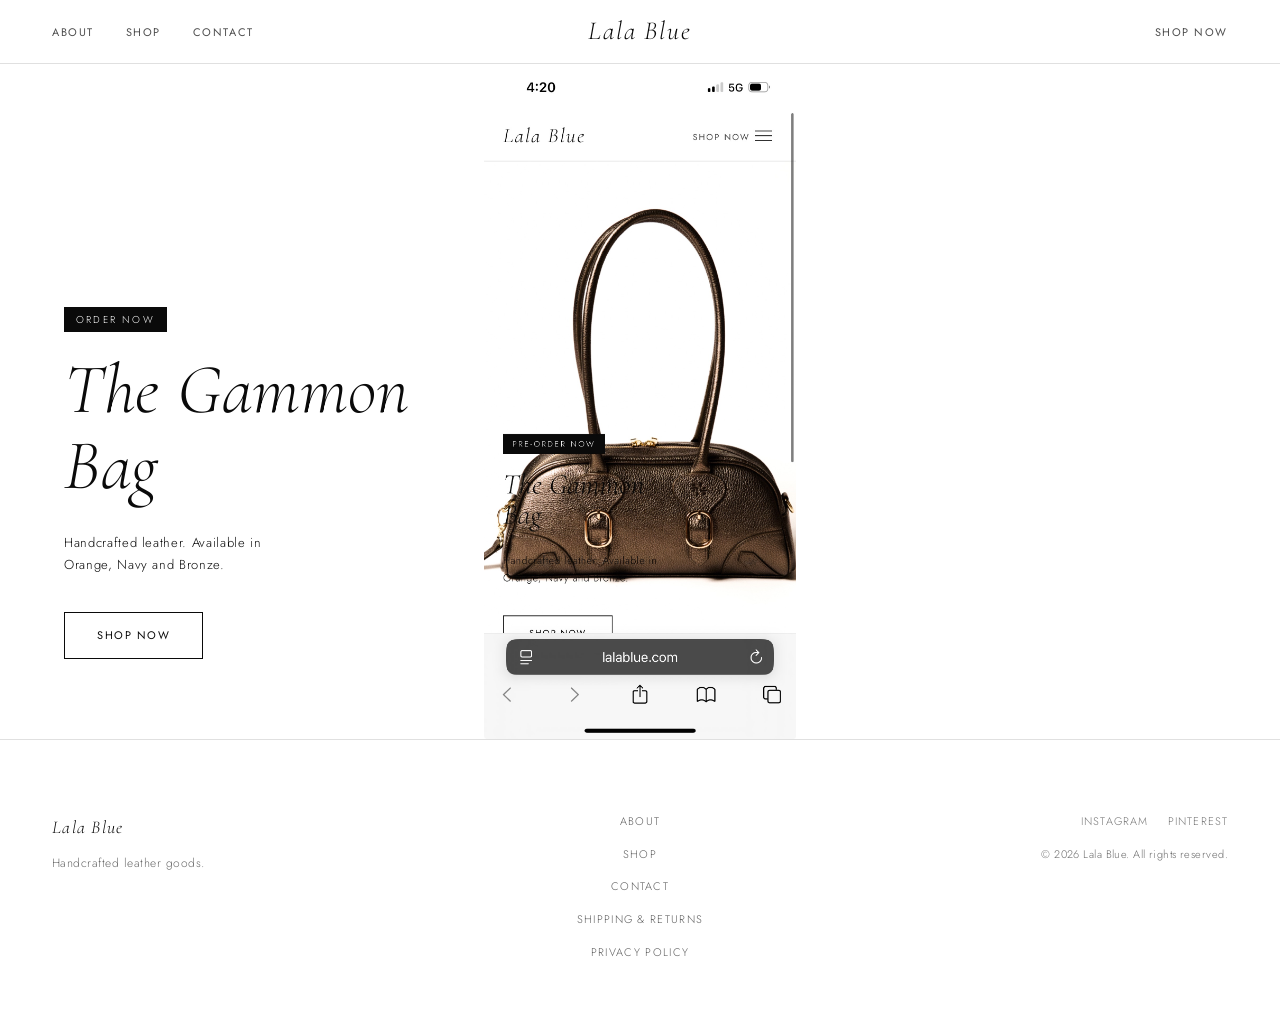
<file: index.html>
<!DOCTYPE html>
<html lang="en">
<head>
    <meta charset="UTF-8">
    <meta name="viewport" content="width=device-width, initial-scale=1.0">
    <title>Lala Blue — The Gammon Bag</title>
    <meta name="description" content="The Gammon Bag by Lala Blue. Order now. Available in Orange, Navy and Bronze.">
    <link rel="icon" type="image/png" href="assets/images/logo.jpg">
    <link rel="stylesheet" href="css/base.css">
    <link rel="stylesheet" href="css/layout.css">
    <style>
        html, body { overscroll-behavior: none; }

        .logo-text {
            font-family: var(--serif);
            font-size: 26px;
            font-weight: 300;
            font-style: italic;
            letter-spacing: 0.07em;
            color: var(--text);
            transition: opacity 0.35s ease;
            white-space: nowrap;
        }
        .logo a {
            position: relative;
            display: inline-flex;
            align-items: center;
            justify-content: center;
            height: 44px;
        }
        .logo-hover-img {
            position: absolute;
            top: 50%;
            left: 50%;
            transform: translate(-50%, -50%);
            height: 72px;
            width: auto;
            object-fit: contain;
            opacity: 0;
            transition: opacity 0.35s ease;
            pointer-events: none;
        }
        .logo a:hover .logo-text      { opacity: 0; }
        .logo a:hover .logo-hover-img { opacity: 1; }

        .hero {
            position: relative;
            width: 100%;
            height: 75vh;
            min-height: 500px;
            margin-top: var(--header-h);
            overflow: hidden;
            background: #ffffff;
        }
        .hero-image {
            position: absolute;
            inset: 0;
        }
        .hero-image img {
            width: 100%;
            height: 100%;
            object-fit: contain;
            object-position: center;
            display: block;
            background: #ffffff;
        }
        .hero-content {
            position: absolute;
            bottom: 80px;
            left: 64px;
            color: var(--text);
            max-width: 520px;
            z-index: 2;
        }

        .newsletter { background: #ffffff !important; border-top: 1px solid var(--border) !important; border-bottom: none !important; }
        .newsletter h3 { color: var(--text) !important; }
        .newsletter p { color: var(--muted) !important; }
        .newsletter-form input { color: var(--text) !important; }
        .newsletter-form input::placeholder { color: var(--muted) !important; }
        .newsletter-form button { color: var(--text) !important; }
        .newsletter-form { border-bottom-color: var(--border) !important; }

        @media (max-width: 768px) {
                    .hero {
                height: 100svh;
            }
            .hero-content {
                bottom: 30px;
                left: 20px;
                right: 20px;
                background: rgba(255,255,255,0.85);
                padding: 16px 20px;
                backdrop-filter: blur(4px);
            }
            .hero-content h1 {
                font-size: 32px;
                margin-bottom: 10px;
            }
            .hero-content p {
                font-size: 13px;
                margin-bottom: 20px;
            }
        }
    </style>
</head>
<body>

<header class="site-header" id="site-header">
    <div class="header-inner">
        <nav class="nav-left">
            <ul>
                <li><a href="about.html">About</a></li>
                <li><a href="shop.html">Shop</a></li>
                <li><a href="contact.html">Contact</a></li>
            </ul>
        </nav>
        <div class="logo">
            <a href="index.html" aria-label="Lala Blue">
                <span class="logo-text">Lala Blue</span>
                <img src="assets/images/logo-poster.png" alt="Lala Blue" class="logo-hover-img">
            </a>
        </div>
        <nav class="nav-right">
            <ul><li><a href="shop.html">Shop Now</a></li></ul>
        </nav>
        <button class="hamburger" id="hamburger" aria-label="Menu">
            <span></span><span></span><span></span>
        </button>
    </div>
</header>

<nav class="mobile-nav" id="mobile-nav">
    <a href="about.html">About</a>
    <a href="shop.html">Shop</a>
    <a href="contact.html">Contact</a>
</nav>

<section class="hero">
    <div class="hero-image fade-in">
        <img src="assets/images/front-page.jpeg" alt="The Gammon Bag in Bronze">
    </div>
    <div class="hero-content">
        <div class="hero-label fade-up d1">Order Now</div>
        <h1 class="fade-up d2">The Gammon<br>Bag</h1>
        <p class="fade-up d3">Handcrafted leather. Available in<br>Orange, Navy and Bronze.</p>
        <a href="shop.html" class="btn fade-up d4">Shop Now</a>
    </div>
</section>

<footer class="site-footer">
    <div class="footer-inner">
        <div class="footer-brand">
            <span class="logo-text">Lala Blue</span>
            <p class="footer-tagline">Handcrafted leather goods.</p>
        </div>
        <nav class="footer-nav">
            <a href="about.html">About</a>
            <a href="shop.html">Shop</a>
            <a href="contact.html">Contact</a>
            <a href="shipping-returns.html">Shipping &amp; Returns</a>
            <a href="shipping-returns.html#privacy">Privacy Policy</a>
        </nav>
        <div class="footer-right">
            <div class="footer-social">
                <a href="https://www.instagram.com/lalablueofficial/" target="_blank" rel="noopener">Instagram</a>
                <a href="https://www.pinterest.com/lalablueofficial/" target="_blank" rel="noopener">Pinterest</a>
            </div>
            <p class="footer-copy">© 2026 Lala Blue. All rights reserved.</p>
        </div>
    </div>
</footer>

<script src="js/main.js"></script>
</body>
</html>
</file>
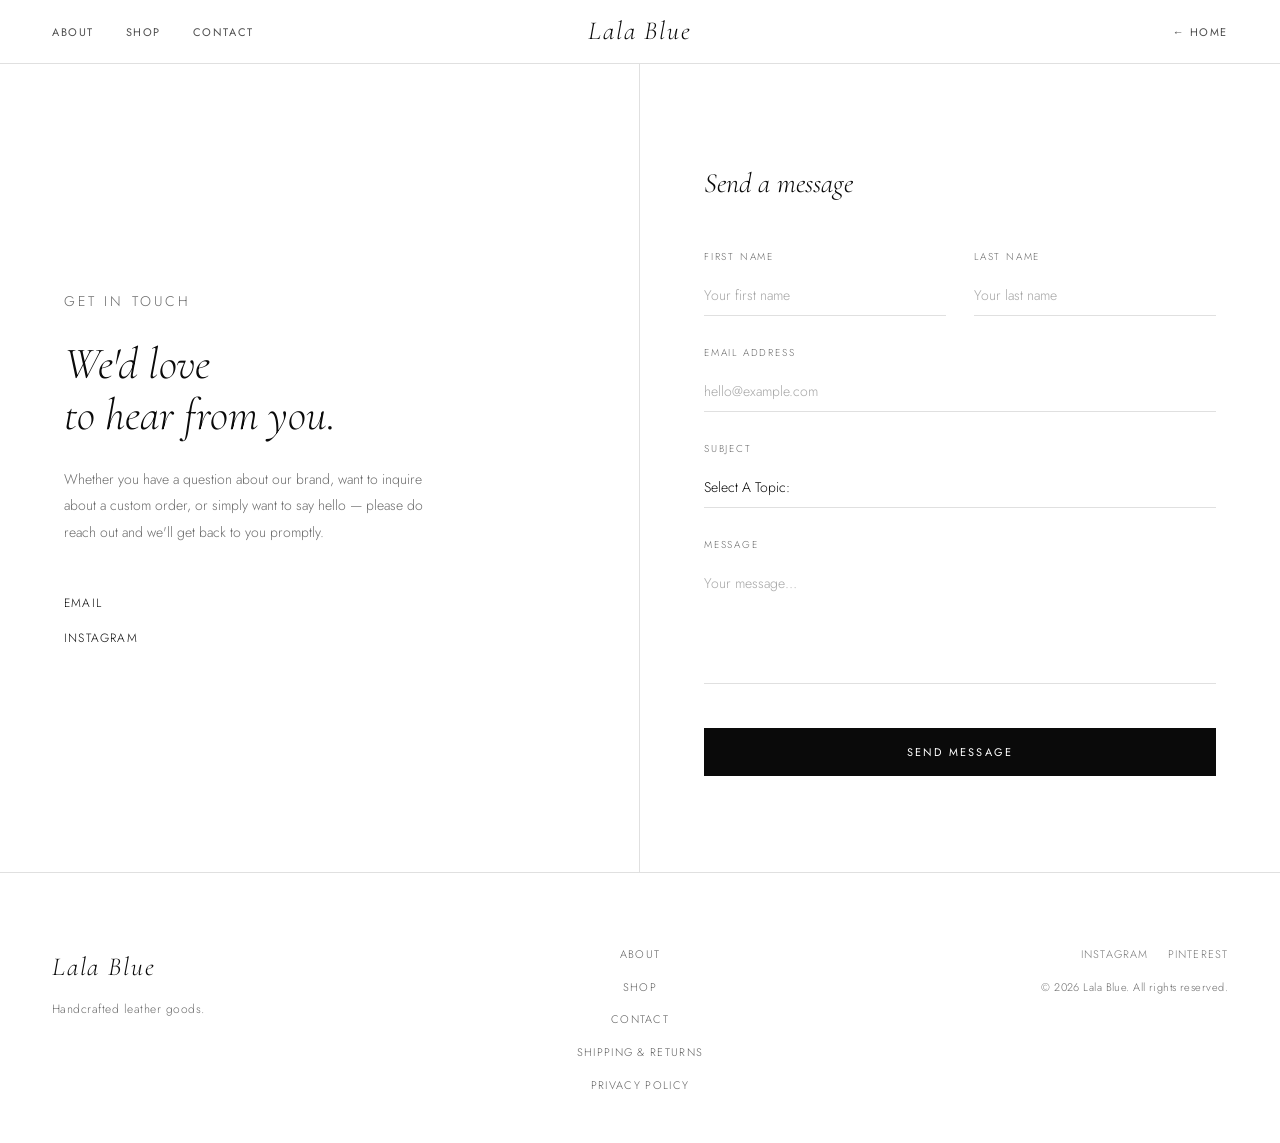
<file: contact.html>
<!DOCTYPE html>
<html lang="en">
<head>
    <meta charset="UTF-8">
    <meta name="viewport" content="width=device-width, initial-scale=1.0">
    <title>Contact — Lala Blue</title>
    <meta name="description" content="Get in touch with Lala Blue.">
    <link rel="icon" type="image/png" href="assets/images/logo.jpg">
    <link rel="stylesheet" href="css/base.css">
    <link rel="stylesheet" href="css/layout.css">
    <style>
        html, body { overscroll-behavior: none; }
        .logo a { position:relative; display:inline-flex; align-items:center; justify-content:center; height:44px; }
        .logo-wordmark { font-family:var(--serif); font-size:26px; font-weight:300; font-style:italic; letter-spacing:0.07em; color:var(--text); transition:opacity 0.35s ease; white-space:nowrap; }
        .logo-hover-img { position:absolute; top:50%; left:50%; transform:translate(-50%,-50%); height:72px; width:auto; object-fit:contain; opacity:0; transition:opacity 0.35s ease; pointer-events:none; }
        .logo a:hover .logo-wordmark  { opacity:0; }
        .logo a:hover .logo-hover-img { opacity:1; }
        .contact-page { margin-top:var(--header-h); min-height:80vh; display:grid; grid-template-columns:1fr 1fr; align-items:stretch; }
        .contact-left { background: var(--bg); padding: 96px 64px; display: flex; flex-direction: column; justify-content: center; border-right: 1px solid var(--border);}
        .contact-eyebrow { font-size:10px; letter-spacing:0.22em; text-transform:uppercase; color:var(--muted); margin-bottom:24px; }
        .contact-left h1 { font-family:var(--serif); font-size:clamp(32px,3.5vw,52px); font-weight:300; font-style:italic; color:var(--text); line-height:1.15; margin-bottom:24px; }
        .contact-left p { font-size:14px; color:var(--muted); line-height:1.9; max-width:360px; }
        .contact-info { margin-top:48px; display:flex; flex-direction:column; gap:14px; }
        .contact-info a { font-size:12px; letter-spacing:0.1em; text-transform:uppercase; color:var(--text); transition:color 0.2s; }
        .contact-info a:hover { color:var(--muted); }
        .contact-right { padding:96px 64px; background:var(--bg); }
        .contact-right h2 { font-family:var(--serif); font-size:28px; font-weight:300; font-style:italic; margin-bottom:40px; }
        .form-group { margin-bottom:28px; }
        .form-group label { display:block; font-size:10px; letter-spacing:0.18em; text-transform:uppercase; color:var(--muted); margin-bottom:10px; }
        .form-group input,
        .form-group textarea,
        .form-group select { width:100%; border:none; border-bottom:1px solid var(--border); background:transparent; padding:10px 0; font-size:14px; font-weight:300; color:var(--text); outline:none; transition:border-color 0.25s; appearance:none; -webkit-appearance:none; border-radius:0; }
        .form-group input:focus,
        .form-group textarea:focus,
        .form-group select:focus { border-color:var(--text); }
        .form-group input::placeholder,
        .form-group textarea::placeholder { color:var(--muted); opacity:0.6; }
        .form-group textarea { resize:none; min-height:120px; }
        .form-row { display:grid; grid-template-columns:1fr 1fr; gap:28px; }
        .form-submit { width:100%; padding:16px; background:var(--text); color:var(--text-inv); border:none; font-family:var(--sans); font-size:11px; font-weight:400; letter-spacing:0.2em; text-transform:uppercase; cursor:pointer; margin-top:8px; transition:background 0.28s var(--ease); }
        .form-submit:hover { background:#555; }
        .form-success { display:none; text-align:center; padding:60px 0; font-family:var(--serif); font-size:26px; font-style:italic; line-height:1.4; color:var(--text); }

        @media (max-width:900px) {
            .contact-page { grid-template-columns:1fr; }
            .contact-left, .contact-right { padding:64px 32px; }
            .form-row { grid-template-columns:1fr; gap:0; }
        }
        @media (max-width:560px) {
            .contact-left, .contact-right { padding:48px 24px; }
        }
    </style>
</head>
<body>

<header class="site-header" id="site-header">
    <div class="header-inner">
        <nav class="nav-left">
            <ul>
                <li><a href="about.html">About</a></li>
                <li><a href="shop.html">Shop</a></li>
                <li><a href="contact.html">Contact</a></li>
            </ul>
        </nav>
        <div class="logo">
            <a href="index.html" aria-label="Lala Blue">
                <span class="logo-wordmark">Lala Blue</span>
                <img src="assets/images/logo-poster.png" alt="Lala Blue" class="logo-hover-img">
            </a>
        </div>
        <nav class="nav-right">
            <ul><li><a href="index.html">← Home</a></li></ul>
        </nav>
        <button class="hamburger" id="hamburger"><span></span><span></span><span></span></button>
    </div>
</header>

<nav class="mobile-nav" id="mobile-nav">
    <a href="about.html">About</a>
    <a href="shop.html">Shop</a>
    <a href="contact.html">Contact</a>
</nav>

<main class="contact-page">
    <div class="contact-left fade-in">
        <p class="contact-eyebrow">Get in Touch</p>
        <h1>We'd love<br>to hear from you.</h1>
        <p>Whether you have a question about our brand, want to inquire about a custom order, or simply want to say hello — please do reach out and we'll get back to you promptly.</p>
        <div class="contact-info">
            <a href="mailto:elikavbb@icloud.com">Email</a>
            <a href="https://www.instagram.com/lalablueofficial/" target="_blank" rel="noopener">Instagram</a>
        </div>
    </div>
    <div class="contact-right fade-up d1">
        <h2>Send a message</h2>
        <div id="contact-form">
            <div class="form-row">
                <div class="form-group">
                    <label for="fname">First Name</label>
                    <input type="text" id="fname" placeholder="Your first name" autocomplete="given-name">
                </div>
                <div class="form-group">
                    <label for="lname">Last Name</label>
                    <input type="text" id="lname" placeholder="Your last name" autocomplete="family-name">
                </div>
            </div>
            <div class="form-group">
                <label for="email">Email Address</label>
                <input type="email" id="email" placeholder="hello@example.com" autocomplete="email">
            </div>
            <div class="form-group">
                <label for="subject">Subject</label>
                <select id="subject">
                    <option value="">Select A Topic:</option>
                    <option value="product">Product Question</option>
                    <option value="order">Order Inquiry</option>
                    <option value="preorder">Pre-Order</option>
                    <option value="custom">Custom Order</option>
                    <option value="wholesale">Wholesale Inquiry</option>
                    <option value="press">Press &amp; Editorial</option>
                    <option value="other">Other</option>
                </select>
            </div>
            <div class="form-group">
                <label for="message">Message</label>
                <textarea id="message" placeholder="Your message…" rows="5"></textarea>
            </div>
            <button class="form-submit" onclick="submitForm()">Send Message</button>
        </div>
        <div class="form-success" id="form-success">
            Thank you —<br>we'll be in touch soon.
        </div>
    </div>
</main>

<footer class="site-footer">
    <div class="footer-inner">
        <div class="footer-brand">
            <span class="logo-wordmark">Lala Blue</span>
            <p class="footer-tagline">Handcrafted leather goods.</p>
        </div>
        <nav class="footer-nav">
            <a href="about.html">About</a>
            <a href="shop.html">Shop</a>
            <a href="contact.html">Contact</a>
            <a href="shipping-returns.html">Shipping &amp; Returns</a>
            <a href="shipping-returns.html#privacy">Privacy Policy</a>
        </nav>
        <div class="footer-right">
            <div class="footer-social">
                <a href="https://www.instagram.com/lalablueofficial/" target="_blank" rel="noopener">Instagram</a>
                <a href="https://www.pinterest.com/lalablueofficial/" target="_blank" rel="noopener">Pinterest</a>
            </div>
            <p class="footer-copy">© 2026 Lala Blue. All rights reserved.</p>
        </div>
    </div>
</footer>

<script src="js/main.js"></script>
<script>
function submitForm() {
    const fname   = document.getElementById('fname').value.trim();
    const email   = document.getElementById('email').value.trim();
    const message = document.getElementById('message').value.trim();
    if (!email)   { alert('Please enter your email address.'); return; }
    if (!message) { alert('Please enter a message.'); return; }
    document.getElementById('contact-form').style.display = 'none';
    document.getElementById('form-success').style.display = 'block';
    fetch('https://formspree.io/f/mreoqvzo', {
        method: 'POST',
        headers: { 'Content-Type': 'application/json' },
        body: JSON.stringify({
            name: fname + ' ' + document.getElementById('lname').value,
            email: email,
            subject: document.getElementById('subject').value,
            message: message
        })
    });
}
</script>
</body>
</html>
</file>
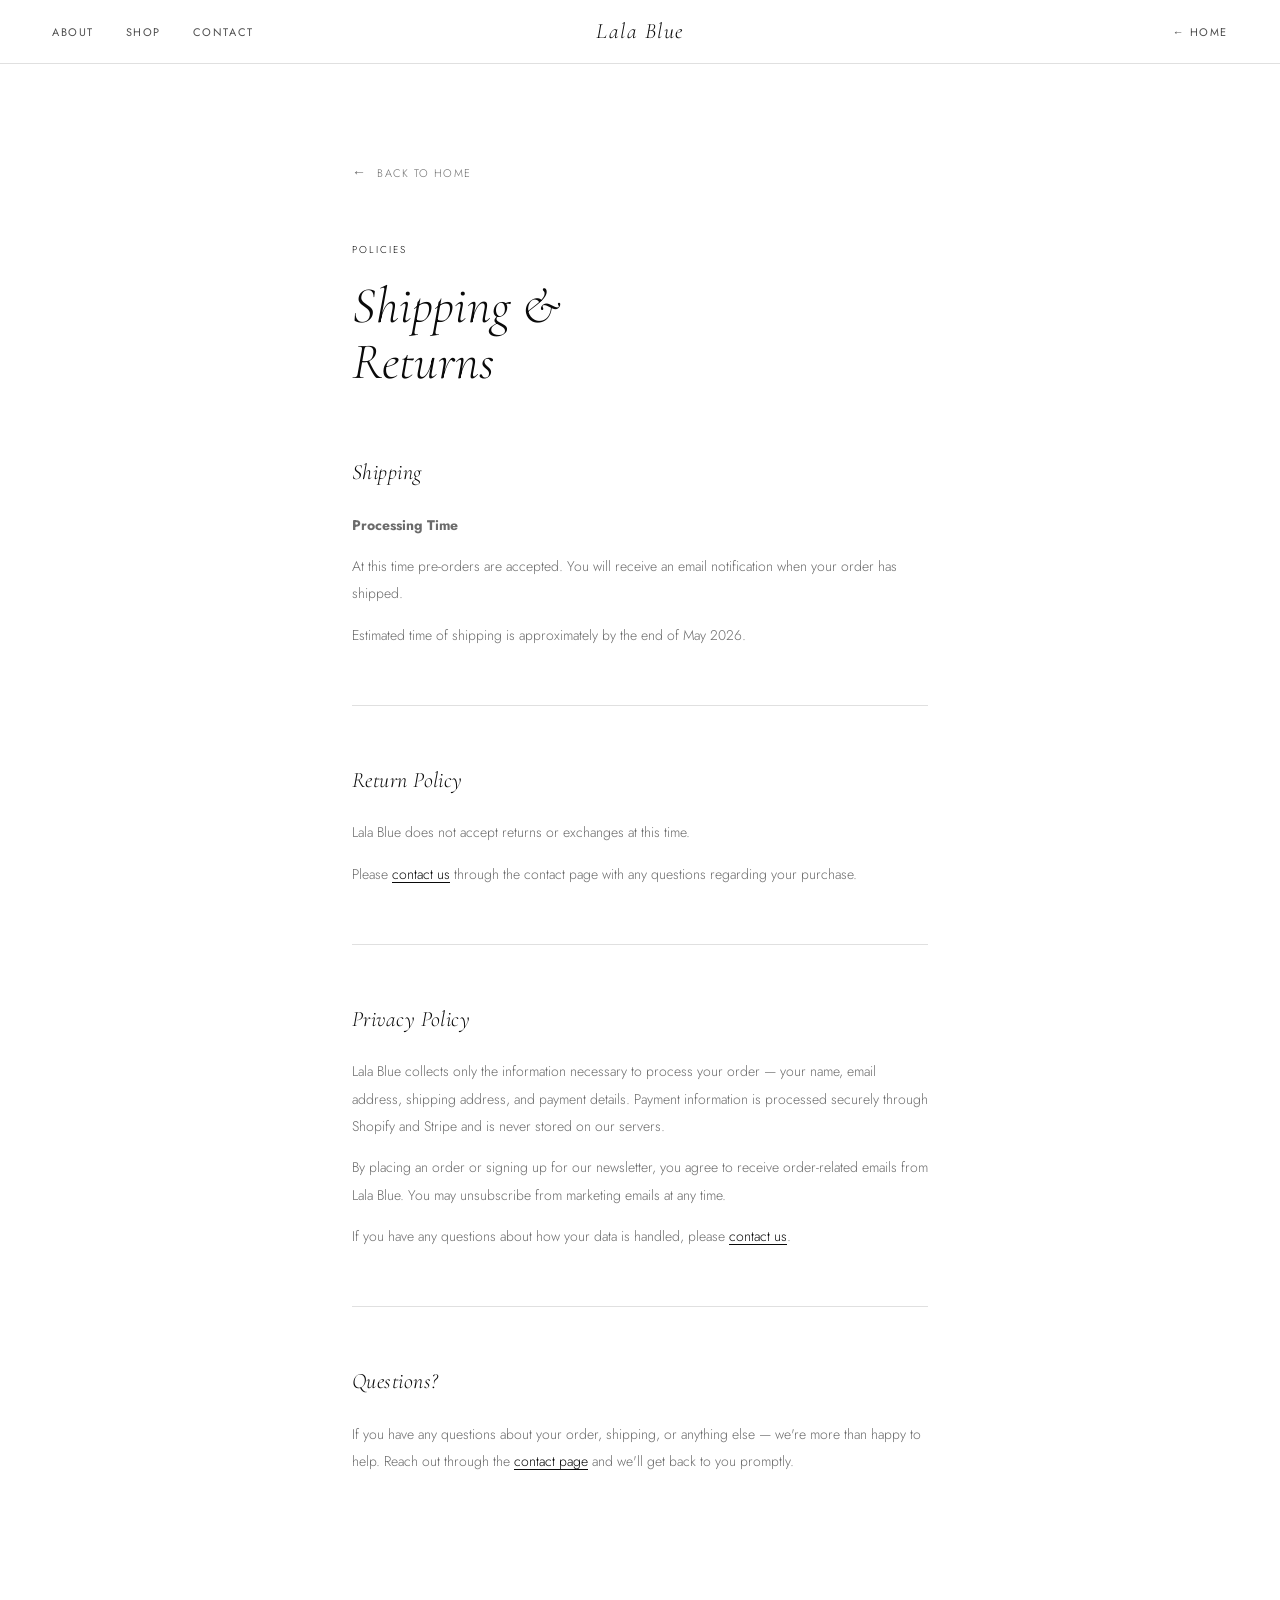
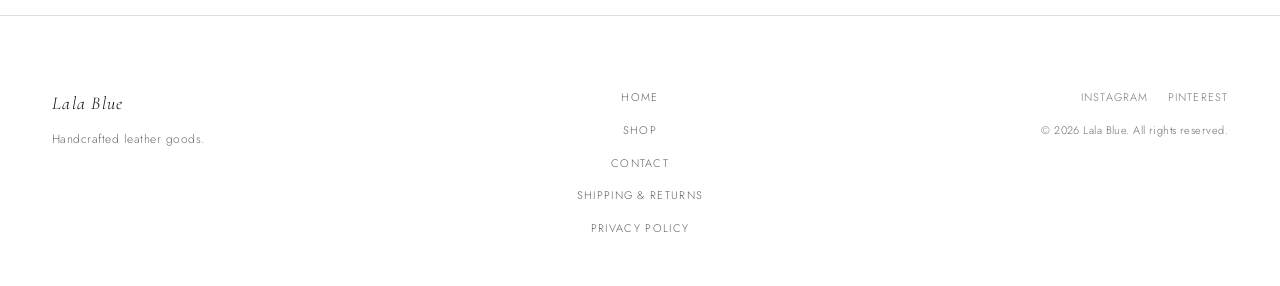
<file: shipping-returns.html>
<!DOCTYPE html>
<html lang="en">
<head>
    <meta charset="UTF-8">
    <meta name="viewport" content="width=device-width, initial-scale=1.0">
    <title>Shipping & Returns — Lala Blue</title>
    <meta name="description" content="Lala Blue shipping and return policy information.">
    <link rel="icon" type="image/png" href="assets/images/logo.jpg">
    <link rel="stylesheet" href="css/base.css">
    <link rel="stylesheet" href="css/layout.css">
    <style>
        .policy-page {
            margin-top: var(--header-h);
            max-width: 680px;
            margin-left: auto;
            margin-right: auto;
            padding: 96px 52px 140px;
        }
        .policy-eyebrow {
            font-size: 10px;
            letter-spacing: 0.22em;
            text-transform: uppercase;
            color: var(--saffron);
            margin-bottom: 20px;
        }
        .policy-page h1 {
            font-family: var(--serif);
            font-size: clamp(32px, 4vw, 52px);
            font-weight: 300;
            font-style: italic;
            line-height: 1.1;
            margin-bottom: 64px;
        }
        .policy-block {
            margin-bottom: 56px;
            padding-bottom: 56px;
            border-bottom: 1px solid var(--border);
        }
        .policy-block:last-child {
            border-bottom: none;
            margin-bottom: 0;
            padding-bottom: 0;
        }
        .policy-block h2 {
            font-family: var(--serif);
            font-size: 22px;
            font-weight: 300;
            font-style: italic;
            margin-bottom: 20px;
            letter-spacing: 0.02em;
        }
        .policy-block p {
            font-size: 14px;
            color: var(--muted);
            line-height: 1.95;
            margin-bottom: 14px;
        }
        .policy-block p:last-child { margin-bottom: 0; }
        .policy-block a {
            color: var(--text);
            text-decoration: underline;
            text-underline-offset: 3px;
            transition: opacity 0.2s;
        }
        .policy-block a:hover { opacity: 0.5; }
        .policy-back {
            display: inline-flex;
            align-items: center;
            gap: 10px;
            font-size: 11px;
            letter-spacing: 0.12em;
            text-transform: uppercase;
            color: var(--muted);
            margin-bottom: 56px;
            transition: color 0.2s;
        }
        .policy-back:hover { color: var(--text); }
        .policy-back::before {
            content: '←';
            font-size: 14px;
        }

        @media (max-width: 600px) {
            .policy-page { padding: 64px 24px 100px; }
        }

        #privacy {
            scroll-margin-top: calc(var(--header-h) + 24px);
        }
    </style>
</head>
<body>

<header class="site-header" id="site-header">
    <div class="header-inner">
                <nav class="nav-left">
            <ul>
                <li><a href="about.html">About</a></li>
                <li><a href="shop.html">Shop</a></li>
                <li><a href="contact.html">Contact</a></li>
            </ul>
        </nav>
        <div class="logo">
            <a href="index.html"><span class="logo-text">Lala Blue</span></a>
        </div>
                <nav class="nav-right">
            <ul><li><a href="index.html">← Home</a></li></ul>
        </nav>
        <button class="hamburger" id="hamburger"><span></span><span></span><span></span></button>
    </div>
</header>
<nav class="mobile-nav" id="mobile-nav">
    <a href="index.html">Home</a>
    <a href="shop.html">Shop</a>
    <a href="contact.html">Contact</a>
</nav>

<main class="policy-page">

    <a href="index.html" class="policy-back fade-up">Back to home</a>

    <p class="policy-eyebrow fade-up d1">Policies</p>
    <h1 class="fade-up d2">Shipping &<br>Returns</h1>

    <div class="policy-block fade-up d3">
        <h2>Shipping</h2>
        <p><strong>Processing Time</strong></p>
        <p>
            At this time pre-orders are accepted. You will receive an email 
            notification when your order has shipped.
        </p>
        <p>
            Estimated time of shipping is approximately by the end of May 2026.
        </p>
    </div>

    <div class="policy-block fade-up d4">
        <h2>Return Policy</h2>
        <p>
            Lala Blue does not accept returns or exchanges at this time.
        </p>
        <p>
            Please <a href="contact.html">contact us</a> through the contact page 
            with any questions regarding your purchase.
        </p>
    </div>

    <div class="policy-block fade-up d5" id="privacy">
        <h2>Privacy Policy</h2>
        <p>Lala Blue collects only the information necessary to process your order — your name, email address, shipping address, and payment details. Payment information is processed securely through Shopify and Stripe and is never stored on our servers.</p>
        <p>By placing an order or signing up for our newsletter, you agree to receive order-related emails from Lala Blue. You may unsubscribe from marketing emails at any time.</p>
        <p>If you have any questions about how your data is handled, please <a href="contact.html">contact us</a>.</p>
    </div>

    <div class="policy-block fade-up" id="questions">
        <h2>Questions?</h2>
        <p>
            If you have any questions about your order, shipping, or anything else — 
            we're more than happy to help. Reach out through the 
            <a href="contact.html">contact page</a> and we'll get back to you promptly.
        </p>
    </div>

</main>

<footer class="site-footer">
    <div class="footer-inner">
        <div class="footer-brand">
            <span class="logo-text">Lala Blue</span>
            <p class="footer-tagline">Handcrafted leather goods.</p>
        </div>
        <nav class="footer-nav">
            <a href="index.html">Home</a>
            <a href="shop.html">Shop</a>
            <a href="contact.html">Contact</a>
            <a href="shipping-returns.html">Shipping & Returns</a>
            <a href="shipping-returns.html#privacy">Privacy Policy</a>
        </nav>
        <div class="footer-right">
            <div class="footer-social">
                <a href="https://www.instagram.com/lalablueofficial/" target="_blank" rel="noopener">Instagram</a>
                <a href="https://www.pinterest.com/lalablueofficial/" target="_blank" rel="noopener">Pinterest</a>
            </div>
            <p class="footer-copy">© 2026 Lala Blue. All rights reserved.</p>
        </div>
    </div>
</footer>

<script>
const header = document.getElementById('site-header');
window.addEventListener('scroll', () => header.classList.toggle('scrolled', window.scrollY > 20));
const hamburger = document.getElementById('hamburger');
const mobileNav = document.getElementById('mobile-nav');
hamburger.addEventListener('click', () => {
    hamburger.classList.toggle('open');
    mobileNav.classList.toggle('open');
});
const observer = new IntersectionObserver(entries => {
    entries.forEach(e => { if(e.isIntersecting){ e.target.style.animationPlayState='running'; observer.unobserve(e.target); }});
}, { threshold: 0.1 });
document.querySelectorAll('.fade-up').forEach(el => { el.style.animationPlayState='paused'; observer.observe(el); });
</script>
</body>
</html>
</file>
<file: css/base.css>
@import url('https://fonts.googleapis.com/css2?family=Cormorant+Garamond:ital,wght@0,300;0,400;1,300;1,400&family=Jost:wght@300;400;500&display=swap');
 
:root {
    --bg:          #ffffff;
    --bg-alt:      #f5f5f5;
    --bg-dark:     #0a0a0a;
    --text:        #0a0a0a;
    --text-inv:    #ffffff;
    --muted:       #6b6b6b;
    --border:      #e0e0e0;
    --border-dark: #222222;
    --accent:      #0a0a0a;
    --saffron:     #0a0a0a;
 
    --max-width: 1360px;
    --header-h:  64px;
 
    --sans:  'Jost', sans-serif;
    --serif: 'Cormorant Garamond', serif;
 
    --nav-size:   11px;
    --body-size:  15px;
    --title-size: clamp(40px, 5.5vw, 74px);
 
    --spacing-xl: 140px;
    --spacing-lg: 96px;
    --spacing-md: 56px;
    --spacing-sm: 32px;
 
    --ease: cubic-bezier(0.25, 0.46, 0.45, 0.94);
}
 
*, *::before, *::after { margin: 0; padding: 0; box-sizing: border-box; }
html { font-size: 16px; -webkit-font-smoothing: antialiased; scroll-behavior: smooth; }
 
body {
    font-family: var(--sans);
    font-weight: 300;
    background: var(--bg);
    color: var(--text);
    font-size: var(--body-size);
    line-height: 1.7;
}
 
img { width: 100%; height: 100%; display: block; object-fit: cover; }
a { text-decoration: none; color: inherit; }
ul { list-style: none; }
button, input, textarea, select { font-family: inherit; font-size: inherit; }
 
@keyframes fadeUp {
    from { opacity: 0; transform: translateY(22px); }
    to   { opacity: 1; transform: translateY(0); }
}
@keyframes fadeIn {
    from { opacity: 0; }
    to   { opacity: 1; }
}
 
.fade-up { animation: fadeUp 0.9s var(--ease) both; }
.fade-in { animation: fadeIn 1.2s var(--ease) both; }
.d1 { animation-delay: 0.08s; }
.d2 { animation-delay: 0.22s; }
.d3 { animation-delay: 0.38s; }
.d4 { animation-delay: 0.56s; }
.d5 { animation-delay: 0.72s; }
</file>
<file: css/layout.css>
.site-header {
    position: fixed; top: 0; left: 0; right: 0; z-index: 200;
    height: var(--header-h); padding: 0 52px;
    background: var(--bg); border-bottom: 1px solid var(--border);
    transition: box-shadow 0.4s var(--ease);
}
.site-header.scrolled { box-shadow: 0 1px 20px rgba(0,0,0,0.06); }
 
.header-inner {
    max-width: var(--max-width); height: 100%; margin: 0 auto;
    display: grid; grid-template-columns: 1fr auto 1fr; align-items: center;
}
 
.nav-left ul, .nav-right ul { display: flex; align-items: center; gap: 32px; }
.nav-right ul { justify-content: flex-end; }
 
.nav-left a, .nav-right a {
    font-size: var(--nav-size); font-weight: 400; letter-spacing: 0.14em;
    text-transform: uppercase; color: var(--text); opacity: 0.72; transition: opacity 0.2s;
}
.nav-left a:hover, .nav-right a:hover { opacity: 0.32; }
 
.logo { text-align: center; }
.logo-text {
    font-family: var(--serif); font-size: 22px; font-weight: 300;
    font-style: italic; letter-spacing: 0.07em; color: var(--text);
}
 
.hamburger {
    display: none; flex-direction: column; gap: 5px;
    background: none; border: none; cursor: pointer; padding: 6px;
}
.hamburger span { display: block; width: 22px; height: 1px; background: var(--text); transition: all 0.3s; }
.hamburger.open span:nth-child(1) { transform: translateY(6px) rotate(45deg); }
.hamburger.open span:nth-child(2) { opacity: 0; }
.hamburger.open span:nth-child(3) { transform: translateY(-6px) rotate(-45deg); }
 
.mobile-nav {
    display: none; position: fixed; inset: var(--header-h) 0 0 0;
    background: var(--bg); z-index: 190; flex-direction: column;
    align-items: center; justify-content: center; gap: 36px;
    border-top: 1px solid var(--border);
}
.mobile-nav.open { display: flex; }
.mobile-nav a { font-family: var(--serif); font-size: 32px; font-style: italic; font-weight: 300; letter-spacing: 0.04em; }
 
 
/* HERO */
.hero {
    position: relative; width: 100%; height: 100vh; min-height: 600px;
    margin-top: var(--header-h); overflow: hidden; background: var(--bg-alt);
}
.hero-image { position: absolute; inset: 0; }
.hero-image img { width: 100%; height: 100%; object-fit: cover; object-position: center top; }
 
.hero-content { position: absolute; bottom: 80px; left: 64px; color: var(--text); max-width: 520px; }
.hero-label {
    display: inline-block; font-size: 10px; letter-spacing: 0.22em; text-transform: uppercase;
    background: var(--text); color: var(--text-inv); padding: 4px 12px; margin-bottom: 20px;
}
.hero-content h1 {
    font-family: var(--serif); font-size: var(--title-size); font-weight: 300; font-style: italic;
    line-height: 1.08; margin-bottom: 28px; letter-spacing: 0.01em; color: var(--text);
}
.hero-content p {
    font-size: 13px; letter-spacing: 0.05em; opacity: 0.65;
    margin-bottom: 36px; color: var(--text); max-width: 340px;
}
.btn {
    display: inline-block; padding: 13px 32px; border: 1px solid var(--text);
    font-size: 11px; font-weight: 400; text-transform: uppercase; letter-spacing: 0.14em;
    color: var(--text); transition: background 0.28s var(--ease), color 0.28s var(--ease);
}
.btn:hover { background: var(--text); color: var(--text-inv); }
.btn-dark { border-color: var(--text); color: var(--text); background: transparent; }
.btn-dark:hover { background: var(--text); color: var(--text-inv); }
 
.hero-scroll {
    position: absolute; bottom: 36px; right: 52px;
    display: flex; align-items: center; gap: 12px;
    font-size: 10px; letter-spacing: 0.18em; text-transform: uppercase;
    color: var(--text); opacity: 0.4;
}
.hero-scroll::before { content: ''; display: block; width: 40px; height: 1px; background: currentColor; }
 
 
/* PRODUCT SPOTLIGHT */
.product-spotlight { padding: var(--spacing-xl) 52px; }
.spotlight-inner {
    max-width: var(--max-width); margin: 0 auto;
    display: grid; grid-template-columns: 1fr 1fr; gap: 80px; align-items: start;
}
 
.spotlight-gallery { display: grid; grid-template-columns: 1fr 1fr; gap: 12px; }
.gallery-main { grid-column: 1 / -1; aspect-ratio: 4/3; overflow: hidden; background: var(--bg-alt); }
.gallery-thumb {
    aspect-ratio: 1/1; overflow: hidden; background: var(--bg-alt);
    cursor: pointer; position: relative;
}
.gallery-thumb::after { content: ''; position: absolute; inset: 0; background: rgba(0,0,0,0); transition: background 0.3s; }
.gallery-thumb:hover::after { background: rgba(0,0,0,0.05); }
.gallery-thumb img, .gallery-main img { transition: transform 0.6s var(--ease); }
.gallery-thumb:hover img { transform: scale(1.04); }
 
.spotlight-info { position: sticky; top: calc(var(--header-h) + 48px); padding-top: 16px; }
.product-eyebrow { font-size: 10px; letter-spacing: 0.22em; text-transform: uppercase; color: var(--muted); margin-bottom: 16px; font-weight: 400; }
.product-title { font-family: var(--serif); font-size: clamp(32px, 3.5vw, 52px); font-weight: 300; font-style: italic; line-height: 1.1; margin-bottom: 12px; }
.product-price-display { font-size: 18px; font-weight: 300; letter-spacing: 0.04em; color: var(--text); margin-bottom: 32px; }
.product-desc { font-size: 14px; color: var(--muted); line-height: 1.85; margin-bottom: 40px; max-width: 420px; }
 
.details-section { margin-bottom: 40px; }
.detail-row { display: flex; justify-content: space-between; align-items: center; padding: 14px 0; border-top: 1px solid var(--border); cursor: pointer; }
.detail-row:last-child { border-bottom: 1px solid var(--border); }
.detail-label { font-size: 11px; letter-spacing: 0.12em; text-transform: uppercase; font-weight: 400; }
.detail-toggle { font-size: 18px; color: var(--muted); user-select: none; }
.detail-body { max-height: 0; overflow: hidden; transition: max-height 0.4s var(--ease), padding 0.3s; }
.detail-body.open { max-height: 600px; padding-bottom: 16px; }
.detail-body p, .detail-body li { font-size: 13px; color: var(--muted); line-height: 1.9; }
.detail-body ul { padding-left: 16px; list-style: disc; }
 
.add-to-cart {
    width: 100%; padding: 16px; background: var(--text); color: var(--text-inv);
    border: none; font-size: 11px; font-weight: 400; letter-spacing: 0.2em;
    text-transform: uppercase; cursor: pointer; transition: background 0.28s var(--ease); margin-bottom: 14px;
}
.add-to-cart:hover { background: #444; }
 
.inquiry-link {
    display: block; text-align: center; font-size: 11px; letter-spacing: 0.12em;
    text-transform: uppercase; color: var(--muted); text-decoration: underline;
    text-underline-offset: 3px; transition: color 0.2s; margin-top: 20px;
}
.inquiry-link:hover { color: var(--text); }
 
 
/* DETAIL STRIP */
.detail-strip { background: var(--bg-dark); padding: var(--spacing-md) 52px; overflow: hidden; }
.strip-inner { max-width: var(--max-width); margin: 0 auto; display: grid; grid-template-columns: repeat(3, 1fr); gap: 2px; }
.strip-item { aspect-ratio: 4/5; overflow: hidden; background: #111; position: relative; }
.strip-item img { transition: transform 0.7s var(--ease); }
.strip-item:hover img { transform: scale(1.05); }
.strip-caption { position: absolute; bottom: 24px; left: 24px; color: var(--text-inv); font-size: 11px; letter-spacing: 0.16em; text-transform: uppercase; opacity: 0.7; }
 
 
/* BRAND STORY */
.brand-story {
    padding: var(--spacing-xl) 52px; display: grid; grid-template-columns: 1fr 1fr;
    gap: 100px; align-items: center; max-width: var(--max-width); margin: 0 auto;
}
.story-eyebrow { font-size: 10px; letter-spacing: 0.22em; text-transform: uppercase; color: var(--muted); margin-bottom: 20px; }
.story-headline { font-family: var(--serif); font-size: clamp(28px, 3vw, 44px); font-weight: 300; font-style: italic; line-height: 1.2; margin-bottom: 24px; }
.story-body { font-size: 14px; color: var(--muted); line-height: 1.95; margin-bottom: 36px; }
.story-image { aspect-ratio: 3/4; overflow: hidden; background: var(--bg-alt); }
 
 
/* NEWSLETTER */
.newsletter { background: var(--bg-dark); padding: var(--spacing-lg) 52px; text-align: center; }
.newsletter-inner { max-width: 560px; margin: 0 auto; }
.newsletter h3 { font-family: var(--serif); font-size: clamp(26px, 3vw, 40px); font-weight: 300; font-style: italic; color: var(--text-inv); margin-bottom: 14px; }
.newsletter p { font-size: 13px; color: rgba(255,255,255,0.5); letter-spacing: 0.04em; margin-bottom: 40px; }
.newsletter-form { display: flex; border-bottom: 1px solid rgba(255,255,255,0.3); padding-bottom: 8px; max-width: 420px; margin: 0 auto; }
.newsletter-form input { flex: 1; border: none; outline: none; background: transparent; font-size: 13px; font-weight: 300; padding: 6px 0; color: var(--text-inv); }
.newsletter-form input::placeholder { color: rgba(255,255,255,0.35); }
.newsletter-form button { border: none; background: none; color: var(--text-inv); font-size: 11px; letter-spacing: 0.14em; text-transform: uppercase; cursor: pointer; padding-left: 20px; opacity: 0.7; transition: opacity 0.2s; white-space: nowrap; }
.newsletter-form button:hover { opacity: 1; }
 
 
/* FOOTER */
.site-footer { padding: 72px 52px 48px; border-top: 1px solid var(--border); }
.footer-inner { max-width: var(--max-width); margin: 0 auto; display: grid; grid-template-columns: 1fr 1fr 1fr; align-items: start; gap: 48px; }
.footer-brand { min-width: 0; }
.footer-brand .logo-text { font-size: 18px; }
.footer-tagline { font-size: 12px; color: var(--muted); margin-top: 10px; letter-spacing: 0.04em; }
.footer-nav { display: flex; flex-direction: column; align-items: center; gap: 14px; }
.footer-nav a { font-size: 11px; text-transform: uppercase; letter-spacing: 0.12em; opacity: 0.65; transition: opacity 0.2s; white-space: nowrap; }
.footer-nav a:hover { opacity: 1; }
.footer-right { display: flex; flex-direction: column; align-items: flex-end; gap: 14px; }
.footer-social { display: flex; gap: 20px; }
.footer-social a { font-size: 11px; letter-spacing: 0.1em; text-transform: uppercase; opacity: 0.55; transition: opacity 0.2s; }
.footer-social a:hover { opacity: 1; }
.footer-copy { font-size: 11px; color: var(--muted); letter-spacing: 0.04em; }
.footer-divider { grid-column: 1 / -1; border: none; border-top: 1px solid var(--border); margin-top: 16px; }
 
 
/* RESPONSIVE */
@media (max-width: 1100px) {
    .spotlight-inner { grid-template-columns: 1fr; gap: 48px; }
    .spotlight-info { position: static; }
    .brand-story { grid-template-columns: 1fr; gap: 48px; }
    .footer-inner { grid-template-columns: 1fr 1fr; grid-template-rows: auto auto; gap: 32px; }
    .footer-brand { grid-column: 1; grid-row: 1; }
    .footer-right  { grid-column: 2; grid-row: 1; align-items: flex-end; }
    .footer-nav    { grid-column: 1 / -1; grid-row: 2; flex-direction: row; flex-wrap: wrap; align-items: flex-start; gap: 14px 28px; }
    .footer-divider { grid-column: 1 / -1; grid-row: 3; }
}
 
@media (max-width: 768px) {
    .site-header { padding: 0 24px; }
    .nav-left { display: none; }
    .hamburger { display: flex; }
    .header-inner { grid-template-columns: auto 1fr auto; }
    .logo { justify-self: center; }
    .nav-right ul { gap: 18px; }
    .hero-content { left: 28px; bottom: 60px; }
    .hero-scroll { display: none; }
    .product-spotlight, .brand-story, .newsletter, .site-footer { padding-left: 24px; padding-right: 24px; }
    .strip-inner { grid-template-columns: 1fr; }
    .strip-item { aspect-ratio: 16/9; }
    .footer-inner { grid-template-columns: 1fr; text-align: center; }
    .footer-right { align-items: center; }
    .footer-nav { flex-direction: row; flex-wrap: wrap; justify-content: center; }
}
 
@media (max-width: 500px) {
    .spotlight-gallery { grid-template-columns: 1fr; }
    .gallery-main { aspect-ratio: 1/1; }
}
</file>
